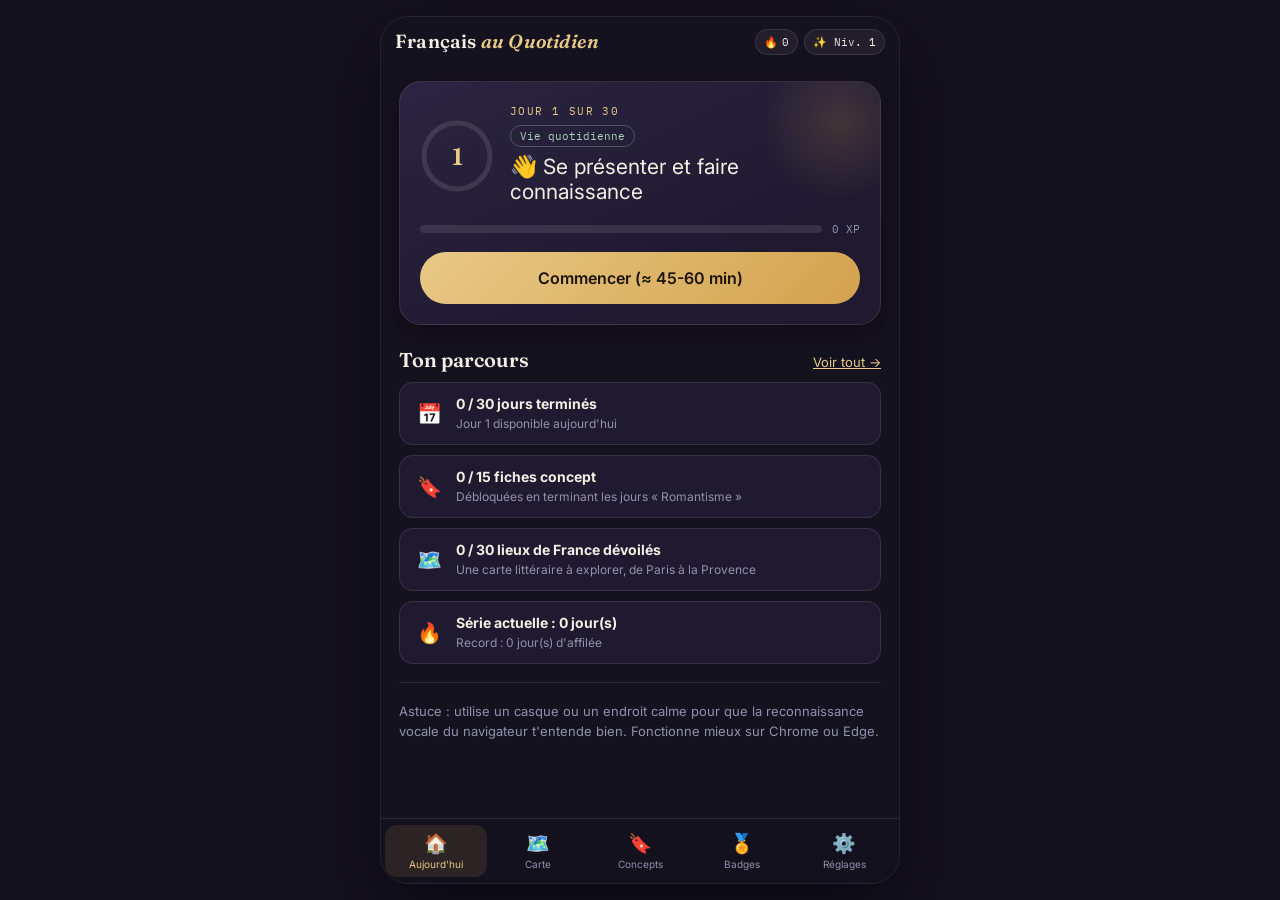
<file: index.html>
<!DOCTYPE html>
<html lang="fr">
<head>
<meta charset="UTF-8">
<meta name="viewport" content="width=device-width, initial-scale=1, viewport-fit=cover, maximum-scale=1">
<title>Français au Quotidien — 30 jours de conversation</title>
<meta name="description" content="Programme de 30 jours pour pratiquer la prononciation et la conversation en français, entre vie quotidienne et romantisme littéraire.">

<meta name="theme-color" content="#15121f">
<meta name="mobile-web-app-capable" content="yes">
<meta name="apple-mobile-web-app-capable" content="yes">
<meta name="apple-mobile-web-app-status-bar-style" content="black-translucent">
<meta name="apple-mobile-web-app-title" content="Français 30j">

<link rel="manifest" href="manifest.json">
<link rel="icon" href="icon.svg" type="image/svg+xml">
<link rel="apple-touch-icon" href="icon.svg">

<link rel="preconnect" href="https://fonts.googleapis.com">
<link rel="preconnect" href="https://fonts.gstatic.com" crossorigin>
<link href="https://fonts.googleapis.com/css2?family=Fraunces:ital,wght@0,500;0,600;1,500&family=Inter:wght@400;500;600;700&family=IBM+Plex+Mono:wght@400;500&display=swap" rel="stylesheet">

<link rel="stylesheet" href="vendor/leaflet/leaflet.css">
<link rel="stylesheet" href="style.css">
</head>
<body>

<div id="app">
  <header class="topbar">
    <div class="brand">
      <span class="brand-mark">Français <em>au Quotidien</em></span>
    </div>
    <div id="topbar-stats" class="topbar-stats"></div>
  </header>

  <main id="view-root"></main>

  <nav class="bottomnav" id="bottomnav">
    <button class="navbtn" data-view="home"><span class="navico">🏠</span>Aujourd'hui</button>
    <button class="navbtn" data-view="calendar"><span class="navico">🗺️</span>Carte</button>
    <button class="navbtn" data-view="concepts"><span class="navico">🔖</span>Concepts</button>
    <button class="navbtn" data-view="badges"><span class="navico">🏅</span>Badges</button>
    <button class="navbtn" data-view="settings"><span class="navico">⚙️</span>Réglages</button>
  </nav>
</div>

<div id="toast-layer"></div>

<script src="data.js"></script>
<script src="locations.js"></script>
<script src="vendor/leaflet/leaflet.js"></script>
<script src="map.js"></script>
<script src="app.js"></script>
</body>
</html>
</file>
<file: vendor/leaflet/leaflet.css>
/* required styles */

.leaflet-pane,
.leaflet-tile,
.leaflet-marker-icon,
.leaflet-marker-shadow,
.leaflet-tile-container,
.leaflet-pane > svg,
.leaflet-pane > canvas,
.leaflet-zoom-box,
.leaflet-image-layer,
.leaflet-layer {
	position: absolute;
	left: 0;
	top: 0;
	}
.leaflet-container {
	overflow: hidden;
	}
.leaflet-tile,
.leaflet-marker-icon,
.leaflet-marker-shadow {
	-webkit-user-select: none;
	   -moz-user-select: none;
	        user-select: none;
	  -webkit-user-drag: none;
	}
/* Prevents IE11 from highlighting tiles in blue */
.leaflet-tile::selection {
	background: transparent;
}
/* Safari renders non-retina tile on retina better with this, but Chrome is worse */
.leaflet-safari .leaflet-tile {
	image-rendering: -webkit-optimize-contrast;
	}
/* hack that prevents hw layers "stretching" when loading new tiles */
.leaflet-safari .leaflet-tile-container {
	width: 1600px;
	height: 1600px;
	-webkit-transform-origin: 0 0;
	}
.leaflet-marker-icon,
.leaflet-marker-shadow {
	display: block;
	}
/* .leaflet-container svg: reset svg max-width decleration shipped in Joomla! (joomla.org) 3.x */
/* .leaflet-container img: map is broken in FF if you have max-width: 100% on tiles */
.leaflet-container .leaflet-overlay-pane svg {
	max-width: none !important;
	max-height: none !important;
	}
.leaflet-container .leaflet-marker-pane img,
.leaflet-container .leaflet-shadow-pane img,
.leaflet-container .leaflet-tile-pane img,
.leaflet-container img.leaflet-image-layer,
.leaflet-container .leaflet-tile {
	max-width: none !important;
	max-height: none !important;
	width: auto;
	padding: 0;
	}

.leaflet-container img.leaflet-tile {
	/* See: https://bugs.chromium.org/p/chromium/issues/detail?id=600120 */
	mix-blend-mode: plus-lighter;
}

.leaflet-container.leaflet-touch-zoom {
	-ms-touch-action: pan-x pan-y;
	touch-action: pan-x pan-y;
	}
.leaflet-container.leaflet-touch-drag {
	-ms-touch-action: pinch-zoom;
	/* Fallback for FF which doesn't support pinch-zoom */
	touch-action: none;
	touch-action: pinch-zoom;
}
.leaflet-container.leaflet-touch-drag.leaflet-touch-zoom {
	-ms-touch-action: none;
	touch-action: none;
}
.leaflet-container {
	-webkit-tap-highlight-color: transparent;
}
.leaflet-container a {
	-webkit-tap-highlight-color: rgba(51, 181, 229, 0.4);
}
.leaflet-tile {
	filter: inherit;
	visibility: hidden;
	}
.leaflet-tile-loaded {
	visibility: inherit;
	}
.leaflet-zoom-box {
	width: 0;
	height: 0;
	-moz-box-sizing: border-box;
	     box-sizing: border-box;
	z-index: 800;
	}
/* workaround for https://bugzilla.mozilla.org/show_bug.cgi?id=888319 */
.leaflet-overlay-pane svg {
	-moz-user-select: none;
	}

.leaflet-pane         { z-index: 400; }

.leaflet-tile-pane    { z-index: 200; }
.leaflet-overlay-pane { z-index: 400; }
.leaflet-shadow-pane  { z-index: 500; }
.leaflet-marker-pane  { z-index: 600; }
.leaflet-tooltip-pane   { z-index: 650; }
.leaflet-popup-pane   { z-index: 700; }

.leaflet-map-pane canvas { z-index: 100; }
.leaflet-map-pane svg    { z-index: 200; }

.leaflet-vml-shape {
	width: 1px;
	height: 1px;
	}
.lvml {
	behavior: url(#default#VML);
	display: inline-block;
	position: absolute;
	}


/* control positioning */

.leaflet-control {
	position: relative;
	z-index: 800;
	pointer-events: visiblePainted; /* IE 9-10 doesn't have auto */
	pointer-events: auto;
	}
.leaflet-top,
.leaflet-bottom {
	position: absolute;
	z-index: 1000;
	pointer-events: none;
	}
.leaflet-top {
	top: 0;
	}
.leaflet-right {
	right: 0;
	}
.leaflet-bottom {
	bottom: 0;
	}
.leaflet-left {
	left: 0;
	}
.leaflet-control {
	float: left;
	clear: both;
	}
.leaflet-right .leaflet-control {
	float: right;
	}
.leaflet-top .leaflet-control {
	margin-top: 10px;
	}
.leaflet-bottom .leaflet-control {
	margin-bottom: 10px;
	}
.leaflet-left .leaflet-control {
	margin-left: 10px;
	}
.leaflet-right .leaflet-control {
	margin-right: 10px;
	}


/* zoom and fade animations */

.leaflet-fade-anim .leaflet-popup {
	opacity: 0;
	-webkit-transition: opacity 0.2s linear;
	   -moz-transition: opacity 0.2s linear;
	        transition: opacity 0.2s linear;
	}
.leaflet-fade-anim .leaflet-map-pane .leaflet-popup {
	opacity: 1;
	}
.leaflet-zoom-animated {
	-webkit-transform-origin: 0 0;
	    -ms-transform-origin: 0 0;
	        transform-origin: 0 0;
	}
svg.leaflet-zoom-animated {
	will-change: transform;
}

.leaflet-zoom-anim .leaflet-zoom-animated {
	-webkit-transition: -webkit-transform 0.25s cubic-bezier(0,0,0.25,1);
	   -moz-transition:    -moz-transform 0.25s cubic-bezier(0,0,0.25,1);
	        transition:         transform 0.25s cubic-bezier(0,0,0.25,1);
	}
.leaflet-zoom-anim .leaflet-tile,
.leaflet-pan-anim .leaflet-tile {
	-webkit-transition: none;
	   -moz-transition: none;
	        transition: none;
	}

.leaflet-zoom-anim .leaflet-zoom-hide {
	visibility: hidden;
	}


/* cursors */

.leaflet-interactive {
	cursor: pointer;
	}
.leaflet-grab {
	cursor: -webkit-grab;
	cursor:    -moz-grab;
	cursor:         grab;
	}
.leaflet-crosshair,
.leaflet-crosshair .leaflet-interactive {
	cursor: crosshair;
	}
.leaflet-popup-pane,
.leaflet-control {
	cursor: auto;
	}
.leaflet-dragging .leaflet-grab,
.leaflet-dragging .leaflet-grab .leaflet-interactive,
.leaflet-dragging .leaflet-marker-draggable {
	cursor: move;
	cursor: -webkit-grabbing;
	cursor:    -moz-grabbing;
	cursor:         grabbing;
	}

/* marker & overlays interactivity */
.leaflet-marker-icon,
.leaflet-marker-shadow,
.leaflet-image-layer,
.leaflet-pane > svg path,
.leaflet-tile-container {
	pointer-events: none;
	}

.leaflet-marker-icon.leaflet-interactive,
.leaflet-image-layer.leaflet-interactive,
.leaflet-pane > svg path.leaflet-interactive,
svg.leaflet-image-layer.leaflet-interactive path {
	pointer-events: visiblePainted; /* IE 9-10 doesn't have auto */
	pointer-events: auto;
	}

/* visual tweaks */

.leaflet-container {
	background: #ddd;
	outline-offset: 1px;
	}
.leaflet-container a {
	color: #0078A8;
	}
.leaflet-zoom-box {
	border: 2px dotted #38f;
	background: rgba(255,255,255,0.5);
	}


/* general typography */
.leaflet-container {
	font-family: "Helvetica Neue", Arial, Helvetica, sans-serif;
	font-size: 12px;
	font-size: 0.75rem;
	line-height: 1.5;
	}


/* general toolbar styles */

.leaflet-bar {
	box-shadow: 0 1px 5px rgba(0,0,0,0.65);
	border-radius: 4px;
	}
.leaflet-bar a {
	background-color: #fff;
	border-bottom: 1px solid #ccc;
	width: 26px;
	height: 26px;
	line-height: 26px;
	display: block;
	text-align: center;
	text-decoration: none;
	color: black;
	}
.leaflet-bar a,
.leaflet-control-layers-toggle {
	background-position: 50% 50%;
	background-repeat: no-repeat;
	display: block;
	}
.leaflet-bar a:hover,
.leaflet-bar a:focus {
	background-color: #f4f4f4;
	}
.leaflet-bar a:first-child {
	border-top-left-radius: 4px;
	border-top-right-radius: 4px;
	}
.leaflet-bar a:last-child {
	border-bottom-left-radius: 4px;
	border-bottom-right-radius: 4px;
	border-bottom: none;
	}
.leaflet-bar a.leaflet-disabled {
	cursor: default;
	background-color: #f4f4f4;
	color: #bbb;
	}

.leaflet-touch .leaflet-bar a {
	width: 30px;
	height: 30px;
	line-height: 30px;
	}
.leaflet-touch .leaflet-bar a:first-child {
	border-top-left-radius: 2px;
	border-top-right-radius: 2px;
	}
.leaflet-touch .leaflet-bar a:last-child {
	border-bottom-left-radius: 2px;
	border-bottom-right-radius: 2px;
	}

/* zoom control */

.leaflet-control-zoom-in,
.leaflet-control-zoom-out {
	font: bold 18px 'Lucida Console', Monaco, monospace;
	text-indent: 1px;
	}

.leaflet-touch .leaflet-control-zoom-in, .leaflet-touch .leaflet-control-zoom-out  {
	font-size: 22px;
	}


/* layers control */

.leaflet-control-layers {
	box-shadow: 0 1px 5px rgba(0,0,0,0.4);
	background: #fff;
	border-radius: 5px;
	}
.leaflet-control-layers-toggle {
	background-image: url(images/layers.png);
	width: 36px;
	height: 36px;
	}
.leaflet-retina .leaflet-control-layers-toggle {
	background-image: url(images/layers-2x.png);
	background-size: 26px 26px;
	}
.leaflet-touch .leaflet-control-layers-toggle {
	width: 44px;
	height: 44px;
	}
.leaflet-control-layers .leaflet-control-layers-list,
.leaflet-control-layers-expanded .leaflet-control-layers-toggle {
	display: none;
	}
.leaflet-control-layers-expanded .leaflet-control-layers-list {
	display: block;
	position: relative;
	}
.leaflet-control-layers-expanded {
	padding: 6px 10px 6px 6px;
	color: #333;
	background: #fff;
	}
.leaflet-control-layers-scrollbar {
	overflow-y: scroll;
	overflow-x: hidden;
	padding-right: 5px;
	}
.leaflet-control-layers-selector {
	margin-top: 2px;
	position: relative;
	top: 1px;
	}
.leaflet-control-layers label {
	display: block;
	font-size: 13px;
	font-size: 1.08333em;
	}
.leaflet-control-layers-separator {
	height: 0;
	border-top: 1px solid #ddd;
	margin: 5px -10px 5px -6px;
	}

/* Default icon URLs */
.leaflet-default-icon-path { /* used only in path-guessing heuristic, see L.Icon.Default */
	background-image: url(images/marker-icon.png);
	}


/* attribution and scale controls */

.leaflet-container .leaflet-control-attribution {
	background: #fff;
	background: rgba(255, 255, 255, 0.8);
	margin: 0;
	}
.leaflet-control-attribution,
.leaflet-control-scale-line {
	padding: 0 5px;
	color: #333;
	line-height: 1.4;
	}
.leaflet-control-attribution a {
	text-decoration: none;
	}
.leaflet-control-attribution a:hover,
.leaflet-control-attribution a:focus {
	text-decoration: underline;
	}
.leaflet-attribution-flag {
	display: inline !important;
	vertical-align: baseline !important;
	width: 1em;
	height: 0.6669em;
	}
.leaflet-left .leaflet-control-scale {
	margin-left: 5px;
	}
.leaflet-bottom .leaflet-control-scale {
	margin-bottom: 5px;
	}
.leaflet-control-scale-line {
	border: 2px solid #777;
	border-top: none;
	line-height: 1.1;
	padding: 2px 5px 1px;
	white-space: nowrap;
	-moz-box-sizing: border-box;
	     box-sizing: border-box;
	background: rgba(255, 255, 255, 0.8);
	text-shadow: 1px 1px #fff;
	}
.leaflet-control-scale-line:not(:first-child) {
	border-top: 2px solid #777;
	border-bottom: none;
	margin-top: -2px;
	}
.leaflet-control-scale-line:not(:first-child):not(:last-child) {
	border-bottom: 2px solid #777;
	}

.leaflet-touch .leaflet-control-attribution,
.leaflet-touch .leaflet-control-layers,
.leaflet-touch .leaflet-bar {
	box-shadow: none;
	}
.leaflet-touch .leaflet-control-layers,
.leaflet-touch .leaflet-bar {
	border: 2px solid rgba(0,0,0,0.2);
	background-clip: padding-box;
	}


/* popup */

.leaflet-popup {
	position: absolute;
	text-align: center;
	margin-bottom: 20px;
	}
.leaflet-popup-content-wrapper {
	padding: 1px;
	text-align: left;
	border-radius: 12px;
	}
.leaflet-popup-content {
	margin: 13px 24px 13px 20px;
	line-height: 1.3;
	font-size: 13px;
	font-size: 1.08333em;
	min-height: 1px;
	}
.leaflet-popup-content p {
	margin: 17px 0;
	margin: 1.3em 0;
	}
.leaflet-popup-tip-container {
	width: 40px;
	height: 20px;
	position: absolute;
	left: 50%;
	margin-top: -1px;
	margin-left: -20px;
	overflow: hidden;
	pointer-events: none;
	}
.leaflet-popup-tip {
	width: 17px;
	height: 17px;
	padding: 1px;

	margin: -10px auto 0;
	pointer-events: auto;

	-webkit-transform: rotate(45deg);
	   -moz-transform: rotate(45deg);
	    -ms-transform: rotate(45deg);
	        transform: rotate(45deg);
	}
.leaflet-popup-content-wrapper,
.leaflet-popup-tip {
	background: white;
	color: #333;
	box-shadow: 0 3px 14px rgba(0,0,0,0.4);
	}
.leaflet-container a.leaflet-popup-close-button {
	position: absolute;
	top: 0;
	right: 0;
	border: none;
	text-align: center;
	width: 24px;
	height: 24px;
	font: 16px/24px Tahoma, Verdana, sans-serif;
	color: #757575;
	text-decoration: none;
	background: transparent;
	}
.leaflet-container a.leaflet-popup-close-button:hover,
.leaflet-container a.leaflet-popup-close-button:focus {
	color: #585858;
	}
.leaflet-popup-scrolled {
	overflow: auto;
	}

.leaflet-oldie .leaflet-popup-content-wrapper {
	-ms-zoom: 1;
	}
.leaflet-oldie .leaflet-popup-tip {
	width: 24px;
	margin: 0 auto;

	-ms-filter: "progid:DXImageTransform.Microsoft.Matrix(M11=0.70710678, M12=0.70710678, M21=-0.70710678, M22=0.70710678)";
	filter: progid:DXImageTransform.Microsoft.Matrix(M11=0.70710678, M12=0.70710678, M21=-0.70710678, M22=0.70710678);
	}

.leaflet-oldie .leaflet-control-zoom,
.leaflet-oldie .leaflet-control-layers,
.leaflet-oldie .leaflet-popup-content-wrapper,
.leaflet-oldie .leaflet-popup-tip {
	border: 1px solid #999;
	}


/* div icon */

.leaflet-div-icon {
	background: #fff;
	border: 1px solid #666;
	}


/* Tooltip */
/* Base styles for the element that has a tooltip */
.leaflet-tooltip {
	position: absolute;
	padding: 6px;
	background-color: #fff;
	border: 1px solid #fff;
	border-radius: 3px;
	color: #222;
	white-space: nowrap;
	-webkit-user-select: none;
	-moz-user-select: none;
	-ms-user-select: none;
	user-select: none;
	pointer-events: none;
	box-shadow: 0 1px 3px rgba(0,0,0,0.4);
	}
.leaflet-tooltip.leaflet-interactive {
	cursor: pointer;
	pointer-events: auto;
	}
.leaflet-tooltip-top:before,
.leaflet-tooltip-bottom:before,
.leaflet-tooltip-left:before,
.leaflet-tooltip-right:before {
	position: absolute;
	pointer-events: none;
	border: 6px solid transparent;
	background: transparent;
	content: "";
	}

/* Directions */

.leaflet-tooltip-bottom {
	margin-top: 6px;
}
.leaflet-tooltip-top {
	margin-top: -6px;
}
.leaflet-tooltip-bottom:before,
.leaflet-tooltip-top:before {
	left: 50%;
	margin-left: -6px;
	}
.leaflet-tooltip-top:before {
	bottom: 0;
	margin-bottom: -12px;
	border-top-color: #fff;
	}
.leaflet-tooltip-bottom:before {
	top: 0;
	margin-top: -12px;
	margin-left: -6px;
	border-bottom-color: #fff;
	}
.leaflet-tooltip-left {
	margin-left: -6px;
}
.leaflet-tooltip-right {
	margin-left: 6px;
}
.leaflet-tooltip-left:before,
.leaflet-tooltip-right:before {
	top: 50%;
	margin-top: -6px;
	}
.leaflet-tooltip-left:before {
	right: 0;
	margin-right: -12px;
	border-left-color: #fff;
	}
.leaflet-tooltip-right:before {
	left: 0;
	margin-left: -12px;
	border-right-color: #fff;
	}

/* Printing */

@media print {
	/* Prevent printers from removing background-images of controls. */
	.leaflet-control {
		-webkit-print-color-adjust: exact;
		print-color-adjust: exact;
		}
	}
</file>
<file: style.css>
/* ============================================================
   Français au Quotidien — Design system
   Palette "nuit romantique" : encre nocturne + or de chandelle
   ============================================================ */

:root {
  /* Couleurs */
  --ink:        #15121f;
  --ink-2:      #1f1a30;
  --ink-3:      #2a2440;
  --parchment:  #f4efe4;
  --parchment-dim: #c9c3b8;
  --gold:       #d3a24d;
  --gold-soft:  #e8c987;
  --gold-dim:   #8a7038;
  --ember:      #c1543c;
  --ember-soft: #dd7a63;
  --mist:       #9291ad;
  --success:    #6fae7c;
  --line:       rgba(244, 239, 228, 0.10);

  /* Typographie */
  --font-display: "Fraunces", Georgia, "Times New Roman", serif;
  --font-body: "Inter", -apple-system, BlinkMacSystemFont, "Segoe UI", sans-serif;
  --font-mono: "IBM Plex Mono", ui-monospace, "SF Mono", Menlo, monospace;

  /* Rayon / ombres */
  --radius-lg: 22px;
  --radius-md: 14px;
  --radius-sm: 8px;
  --shadow-card: 0 8px 24px rgba(0,0,0,0.35);

  color-scheme: dark;
}

* { box-sizing: border-box; }

/* Force le navigateur à ne pas scroller globalement (App Shell) */
html, body {
  margin: 0;
  padding: 0;
  height: 100%;
  overflow: hidden; 
  background: var(--ink);
}

body {
  font-family: var(--font-body);
  color: var(--parchment);
  -webkit-font-smoothing: antialiased;
}

/* Ciel nocturne : dégradé + étoiles discrètes en fond */
body::before {
  content: "";
  position: fixed;
  inset: 0;
  background:
    radial-gradient(1px 1px at 10% 20%, rgba(244,239,228,0.35), transparent),
    radial-gradient(1px 1px at 80% 10%, rgba(244,239,228,0.25), transparent),
    radial-gradient(1.5px 1.5px at 60% 35%, rgba(244,239,228,0.3), transparent),
    radial-gradient(1px 1px at 30% 60%, rgba(244,239,228,0.2), transparent),
    radial-gradient(1.5px 1.5px at 90% 70%, rgba(244,239,228,0.3), transparent),
    radial-gradient(1px 1px at 45% 85%, rgba(244,239,228,0.2), transparent),
    linear-gradient(180deg, #0f0d18 0%, #15121f 45%, #1a1628 100%);
  z-index: -1;
  pointer-events: none;
}

a { color: var(--gold-soft); }

button { font-family: inherit; }

.hidden { display: none !important; }

::selection { background: var(--gold-dim); color: var(--parchment); }

/* ---------------- App shell ---------------- */
#app {
  max-width: 520px;
  margin: 0 auto;
  /* Hauteur fixe 100% de l'écran pour empêcher la barre du bas de disparaître */
  height: 100vh;
  height: 100dvh; 
  display: flex;
  flex-direction: column;
  position: relative;
  overflow: hidden;
}

@media (min-width: 560px) {
  #app {
    margin: 16px auto;
    height: calc(100vh - 32px);
    height: calc(100dvh - 32px);
    border-radius: 28px;
    box-shadow: 0 30px 80px rgba(0,0,0,0.55);
    border: 1px solid rgba(244,239,228,0.08);
  }
}

/* ---------------- Top bar ---------------- */
.topbar {
  display: flex;
  align-items: center;
  justify-content: space-between;
  padding: 12px 14px 10px; /* Padding légèrement réduit pour petits écrans */
  gap: 8px;
  flex-shrink: 0;
}

.brand {
  display: flex;
  align-items: baseline;
  gap: 6px;
  flex: 1; /* Laisse le titre prendre l'espace disponible */
  min-width: 0; /* Permet au titre de se compresser si nécessaire */
}

.brand-mark {
  font-family: var(--font-display);
  font-weight: 600;
  font-size: clamp(14px, 4.5vw, 19px); /* Texte responsive, plus petit sur téléphone étroit */
  letter-spacing: 0.2px;
  color: var(--parchment);
  white-space: normal; /* Permet de passer sur 2 lignes si l'écran est minuscule */
  line-height: 1.15;
}
.brand-mark em {
  font-style: italic;
  color: var(--gold-soft);
}

.stat-pill {
  display: flex;
  align-items: center;
  gap: 4px; /* Écart réduit */
  font-family: var(--font-mono);
  font-size: 11px; /* Police légèrement réduite */
  color: var(--parchment);
  background: rgba(244,239,228,0.06);
  border: 1px solid var(--line);
  padding: 5px 8px; /* Padding réduit */
  border-radius: 999px;
  white-space: nowrap; /* GARANTIT que le texte "Niv. X" reste sur une seule ligne */
  flex-shrink: 0;      /* Empêche la bulle de s'écraser */
}
.stat-pill .flame { filter: saturate(1.3); }

.topbar-stats { display: flex; gap: 6px; flex-shrink: 0; }

/* ---------------- Main view (Zone de défilement) ---------------- */
#view-root {
  flex: 1;
  overflow-y: auto; /* Seule cette zone défile */
  padding: 6px 18px 24px; /* Padding du bas réduit car la barre de nav ne se superpose plus */
  -webkit-overflow-scrolling: touch;
}

.screen {
  animation: fadeUp 0.35s ease both;
}
@keyframes fadeUp {
  from { opacity: 0; transform: translateY(6px); }
  to { opacity: 1; transform: translateY(0); }
}
@media (prefers-reduced-motion: reduce) {
  .screen { animation: none; }
  * { scroll-behavior: auto !important; }
}

h1, h2, h3 { font-family: var(--font-display); margin: 0 0 8px; color: var(--parchment); }
h1 { font-size: 26px; font-weight: 600; }
h2 { font-size: 20px; font-weight: 600; }
h3 { font-size: 16px; font-weight: 600; }
p { line-height: 1.55; color: var(--parchment); margin: 0 0 12px; }
.muted { color: var(--mist); }
.small { font-size: 13px; }

/* ---------------- Hero (Home) ---------------- */
.hero-card {
  position: relative;
  border-radius: var(--radius-lg);
  padding: 22px 20px 20px;
  background: linear-gradient(155deg, var(--ink-3) 0%, var(--ink-2) 70%);
  border: 1px solid var(--line);
  box-shadow: var(--shadow-card);
  overflow: hidden;
  margin: 10px 0 18px;
}
.hero-card::after {
  content: "";
  position: absolute;
  right: -40px; top: -40px;
  width: 160px; height: 160px;
  border-radius: 50%;
  background: radial-gradient(circle, rgba(211,162,77,0.18), transparent 70%);
}
.hero-eyebrow {
  font-family: var(--font-mono);
  font-size: 11px;
  letter-spacing: 1.4px;
  text-transform: uppercase;
  color: var(--gold-soft);
  display: block;
  margin-bottom: 6px;
}
.hero-top {
  display: flex;
  align-items: center;
  gap: 16px;
}

.seal {
  flex-shrink: 0;
  width: 74px; height: 74px;
  border-radius: 50%;
  display: flex; align-items: center; justify-content: center;
  position: relative;
}
.seal svg { position: absolute; inset: 0; }
.seal-num {
  font-family: var(--font-display);
  font-size: 24px;
  font-weight: 600;
  color: var(--gold-soft);
  z-index: 1;
}

.hero-title { font-size: 21px; margin-bottom: 4px; }
.hero-icon { font-size: 22px; margin-right: 6px; }

.category-tag {
  display: inline-flex;
  align-items: center;
  gap: 5px;
  font-family: var(--font-mono);
  font-size: 11px;
  padding: 3px 9px;
  border-radius: 999px;
  border: 1px solid var(--line);
  color: var(--parchment-dim);
  margin-bottom: 6px;
}
.category-tag.vie { color: #a8d4b8; border-color: rgba(168,212,184,0.3); }
.category-tag.litt { color: var(--gold-soft); border-color: rgba(232,201,135,0.3); }
.category-tag.final { color: var(--ember-soft); border-color: rgba(221,122,99,0.4); }

.btn {
  display: inline-flex;
  align-items: center;
  justify-content: center;
  gap: 8px;
  font-family: var(--font-body);
  font-weight: 600;
  font-size: 15px;
  padding: 13px 20px;
  border-radius: 999px;
  border: none;
  cursor: pointer;
  transition: transform 0.15s ease, filter 0.15s ease;
  -webkit-tap-highlight-color: transparent;
}
.btn:active { transform: scale(0.97); }
.btn:focus-visible { outline: 2px solid var(--gold-soft); outline-offset: 2px; }

.btn-primary { background: linear-gradient(135deg, var(--gold-soft), var(--gold)); color: #1a1408; }
.btn-primary:hover { filter: brightness(1.06); }
.btn-secondary { background: rgba(244,239,228,0.08); color: var(--parchment); border: 1px solid var(--line); }
.btn-ember { background: linear-gradient(135deg, var(--ember-soft), var(--ember)); color: #2b0f0a; }
.btn-block { width: 100%; }
.btn-lg { padding: 16px 22px; font-size: 16px; }
.btn:disabled { opacity: 0.4; cursor: not-allowed; }

.btn-icon {
  width: 44px; height: 44px; border-radius: 50%;
  display: inline-flex; align-items: center; justify-content: center;
  border: 1px solid var(--line); background: rgba(244,239,228,0.06); color: var(--parchment);
  font-size: 18px; cursor: pointer;
}

/* progress bar */
.xp-row { display: flex; align-items: center; gap: 10px; margin-top: 14px; }
.xp-bar-track {
  flex: 1; height: 8px; border-radius: 999px;
  background: rgba(244,239,228,0.1); overflow: hidden;
}
.xp-bar-fill {
  height: 100%; border-radius: 999px;
  background: linear-gradient(90deg, var(--gold-dim), var(--gold-soft));
  transition: width 0.5s ease;
}
.xp-label { font-family: var(--font-mono); font-size: 11px; color: var(--mist); white-space: nowrap; }

/* ---------------- Section list on home ---------------- */
.section-title-row {
  display: flex; align-items: baseline; justify-content: space-between;
  margin: 22px 0 10px;
}
.section-title-row h2 { margin: 0; }

.mini-card {
  display: flex; align-items: center; gap: 12px;
  background: var(--ink-2); border: 1px solid var(--line);
  border-radius: var(--radius-md); padding: 12px 14px; margin-bottom: 10px;
}
.mini-card .ico { font-size: 20px; width: 30px; text-align:center; }
.mini-card .txt { flex: 1; }
.mini-card .txt strong { display:block; font-size: 14px; }
.mini-card .txt span { font-size: 12px; color: var(--mist); }

/* ---------------- Calendar grid ---------------- */
.day-grid {
  display: grid;
  grid-template-columns: repeat(5, 1fr);
  gap: 8px;
  margin: 14px 0 8px;
}
.day-cell {
  aspect-ratio: 1;
  border-radius: 12px;
  background: var(--ink-2);
  border: 1px solid var(--line);
  display: flex; flex-direction: column; align-items: center; justify-content: center;
  font-family: var(--font-mono); font-size: 12px; color: var(--parchment-dim);
  cursor: pointer; position: relative;
}
.day-cell .n { font-size: 13px; font-weight: 600; }
.day-cell.done { background: linear-gradient(155deg, #2e3f2f, #24352a); border-color: rgba(111,174,122,0.4); color: var(--success); }
.day-cell.today { border-color: var(--gold-soft); box-shadow: 0 0 0 2px rgba(211,162,77,0.25); color: var(--gold-soft); }
.day-cell.locked { opacity: 0.35; cursor: not-allowed; }
.day-cell .dot { position:absolute; top:5px; right:6px; width:6px; height:6px; border-radius:50%; }
.day-cell .dot.vie { background:#a8d4b8; }
.day-cell .dot.litt { background: var(--gold-soft); }
.day-cell .dot.final { background: var(--ember-soft); }
.legend { display:flex; gap:16px; margin: 8px 0 20px; font-size: 12px; color: var(--mist); flex-wrap: wrap; }
.legend span { display:inline-flex; align-items:center; gap:6px; }
.legend .sw { width:8px; height:8px; border-radius:50%; display:inline-block; }

/* ---------------- Lesson stepper ---------------- */
.stepper {
  display: flex; gap: 6px; margin: 4px 0 18px;
}
.stepper .seg {
  flex: 1; height: 5px; border-radius: 999px; background: rgba(244,239,228,0.1);
  overflow: hidden;
}
.stepper .seg.filled { background: linear-gradient(90deg, var(--gold-dim), var(--gold-soft)); }
.stepper .seg.current { background: var(--mist); }

.card {
  background: var(--ink-2);
  border: 1px solid var(--line);
  border-radius: var(--radius-md);
  padding: 16px;
  margin-bottom: 14px;
}
.card.tint-gold { border-color: rgba(232,201,135,0.35); }
.card.tint-ember { border-color: rgba(221,122,99,0.4); }

.step-label {
  font-family: var(--font-mono); font-size: 11px; text-transform: uppercase; letter-spacing: 1.2px;
  color: var(--gold-soft); margin-bottom: 6px; display:block;
}

.tt-fr { font-family: var(--font-display); font-size: 19px; line-height:1.4; margin-bottom: 10px; }
.tt-tip { font-size: 13px; color: var(--mist); }

.play-row { display:flex; align-items:center; gap: 10px; margin-top: 10px; }

/* vocab list */
.vocab-item {
  border-top: 1px solid var(--line);
  padding: 12px 0;
}
.vocab-item:first-child { border-top: none; padding-top: 0; }
.vocab-head { display:flex; align-items:center; justify-content:space-between; gap: 10px; }
.vocab-fr { font-family: var(--font-display); font-size: 17px; }
.vocab-ipa { font-family: var(--font-mono); font-size: 13px; color: var(--gold-soft); }
.vocab-note { font-size: 13px; color: var(--mist); margin-top: 6px; }
.vocab-actions { display:flex; gap: 8px; margin-top: 8px; }

/* mic / listen buttons */
.iconbtn {
  display:inline-flex; align-items:center; gap:6px;
  font-size: 13px; font-weight: 600; padding: 8px 12px; border-radius: 999px;
  border: 1px solid var(--line); background: rgba(244,239,228,0.05); color: var(--parchment);
  cursor: pointer;
}
.iconbtn.listening { background: var(--ember); color: #2b0f0a; border-color: transparent; animation: pulse 1.2s infinite; }
@keyframes pulse { 0%,100% { box-shadow: 0 0 0 0 rgba(193,84,60,0.5);} 50% { box-shadow: 0 0 0 8px rgba(193,84,60,0);} }
@media (prefers-reduced-motion: reduce) { .iconbtn.listening { animation:none; } }

.feedback { margin-top: 10px; padding: 10px 12px; border-radius: var(--radius-sm); font-size: 13px; }
.feedback.good { background: rgba(111,174,122,0.15); color: var(--success); }
.feedback.mid { background: rgba(211,162,77,0.15); color: var(--gold-soft); }
.feedback.low { background: rgba(193,84,60,0.15); color: var(--ember-soft); }
.feedback .transcript { display:block; margin-top: 4px; color: var(--parchment); font-style: italic; }

/* comprehension quiz options */
.option {
  display: block; width: 100%; text-align: left;
  background: rgba(244,239,228,0.05); border: 1px solid var(--line); color: var(--parchment);
  padding: 12px 14px; border-radius: var(--radius-sm); margin-bottom: 8px; cursor: pointer; font-size: 14px;
}
.option.correct { border-color: var(--success); background: rgba(111,174,122,0.15); }
.option.wrong { border-color: var(--ember); background: rgba(193,84,60,0.15); }
.option:disabled { cursor: default; }

/* conversation question card */
.qa-item { margin-bottom: 16px; }
.qa-q { font-family: var(--font-display); font-size: 16px; margin-bottom: 8px; }
.qa-transcript {
  background: rgba(244,239,228,0.05); border: 1px dashed var(--line); border-radius: var(--radius-sm);
  padding: 10px 12px; font-size: 13px; font-style: italic; color: var(--parchment-dim); min-height: 20px;
  margin-top: 8px;
}

/* nav buttons at bottom of lesson */
.lesson-nav { display:flex; gap: 10px; margin-top: 6px; }

/* ---------------- Ex-libris concept cards ---------------- */
.exlibris {
  position: relative;
  border-radius: var(--radius-md);
  padding: 18px 16px 16px;
  margin-bottom: 14px;
  background: linear-gradient(160deg, #241f38, #1b1729);
  border: 1px solid rgba(211,162,77,0.35);
  overflow: hidden;
}
.exlibris-photo {
  display: block; width: calc(100% + 32px); margin: -18px -16px 12px; height: 130px; object-fit: cover;
}
.exlibris::before, .exlibris::after {
  content: ""; position:absolute; left:10px; right:10px; height:1px;
  background: linear-gradient(90deg, transparent, rgba(211,162,77,0.55), transparent);
}
.exlibris::before { top: 8px; }
.exlibris::after { bottom: 8px; }
.exlibris .tag { font-family: var(--font-mono); font-size: 10px; letter-spacing: 1.6px; text-transform: uppercase; color: var(--gold-dim); }
.exlibris h3 { font-size: 18px; margin: 6px 0 8px; color: var(--gold-soft); }
.exlibris p { font-size: 14px; margin: 0; color: var(--parchment-dim); }
.exlibris .frame-corner { position:absolute; width:14px; height:14px; border: 1px solid rgba(211,162,77,0.5); }
.exlibris .fc-tl { top:4px; left:4px; border-right:none; border-bottom:none; }
.exlibris .fc-tr { top:4px; right:4px; border-left:none; border-bottom:none; }
.exlibris .fc-bl { bottom:4px; left:4px; border-right:none; border-top:none; }
.exlibris .fc-br { bottom:4px; right:4px; border-left:none; border-top:none; }

.concept-locked {
  display:flex; align-items:center; gap: 12px;
  background: var(--ink-2); border: 1px dashed var(--line); border-radius: var(--radius-md);
  padding: 16px; margin-bottom: 10px; color: var(--mist);
}
.concept-locked .lock { font-size: 20px; }

.loc-jump-link {
  display: block; width: 100%; text-align: left; margin-top: 10px; padding: 9px 12px;
  background: rgba(211,162,77,0.1); border: 1px solid rgba(211,162,77,0.3); border-radius: 10px;
  color: var(--gold-soft); font-size: 12.5px; font-weight: 600; cursor: pointer; font-family: inherit;
}

/* ---------------- Badges ---------------- */
.badge-grid { display: grid; grid-template-columns: repeat(2, 1fr); gap: 10px; margin-top: 12px; }
.badge-card {
  background: var(--ink-2); border: 1px solid var(--line); border-radius: var(--radius-md);
  padding: 14px; text-align: center;
}
.badge-card.unlocked { border-color: rgba(211,162,77,0.4); }
.badge-card .bico { font-size: 28px; display:block; margin-bottom: 6px; filter: grayscale(1); opacity: 0.4; }
.badge-card.unlocked .bico { filter: none; opacity: 1; }
.badge-card .btitle { font-family: var(--font-display); font-size: 14px; margin-bottom: 3px; }
.badge-card .bdesc { font-size: 11px; color: var(--mist); }

/* ---------------- Bottom nav ---------------- */
.bottomnav {
  display: flex;
  border-top: 1px solid var(--line);
  background: rgba(21,18,31,0.92);
  backdrop-filter: blur(10px);
  padding: 6px 4px calc(6px + env(safe-area-inset-bottom));
  flex-shrink: 0; /* Empêche la barre de navigation de disparaître ou d'être écrasée */
  z-index: 5;
}
.navbtn {
  flex: 1; display: flex; flex-direction: column; align-items: center; gap: 3px;
  background: none; border: none; color: var(--mist); font-size: 10px; padding: 7px 2px;
  cursor: pointer; border-radius: 10px;
}
.navbtn .navico { font-size: 19px; }
.navbtn.active { color: var(--gold-soft); }

/* ---------------- Settings ---------------- */
.field-row { display:flex; align-items:center; justify-content:space-between; padding: 12px 0; border-bottom: 1px solid var(--line); }
.field-row:last-child { border-bottom: none; }
input[type=range] { width: 140px; accent-color: var(--gold); }
select {
  background: var(--ink-3); color: var(--parchment); border: 1px solid var(--line);
  border-radius: 8px; padding: 8px 10px; font-family: var(--font-body); font-size: 13px;
}

/* ---------------- Toast / celebration ---------------- */
#toast-layer { position: fixed; inset: 0; pointer-events: none; z-index: 50; display:flex; align-items:center; justify-content:center; }
.celebrate {
  background: linear-gradient(160deg, var(--ink-3), var(--ink-2));
  border: 1px solid rgba(211,162,77,0.5);
  border-radius: var(--radius-lg);
  padding: 28px 24px;
  max-width: 340px;
  text-align: center;
  box-shadow: 0 20px 60px rgba(0,0,0,0.6);
  pointer-events: all;
  animation: pop 0.4s cubic-bezier(.2,1.4,.4,1) both;
}
@keyframes pop { from { transform: scale(0.85); opacity:0; } to { transform: scale(1); opacity:1; } }
.celebrate .big-emoji { font-size: 44px; display:block; margin-bottom: 10px; }
.celebrate h3 { margin-bottom: 6px; }

.empty-state { text-align:center; padding: 40px 16px; color: var(--mist); }
.empty-state .e-ico { font-size: 34px; display:block; margin-bottom: 10px; }

hr.rule { border: none; border-top: 1px solid var(--line); margin: 18px 0; }

.compat-note {
  font-size: 12px; color: var(--mist); background: rgba(244,239,228,0.04);
  border: 1px solid var(--line); border-radius: var(--radius-sm); padding: 10px 12px; margin-bottom: 14px;
}

/* ---------------- Segmented toggle (Carte / Grille) ---------------- */
.seg-toggle {
  display: flex; gap: 6px; background: rgba(244,239,228,0.05);
  border: 1px solid var(--line); border-radius: 999px; padding: 4px; margin: 12px 0 14px;
}
.seg-btn {
  flex: 1; border: none; background: none; color: var(--mist);
  font-family: inherit; font-size: 13px; font-weight: 600; padding: 9px 10px;
  border-radius: 999px; cursor: pointer; -webkit-tap-highlight-color: transparent;
}
.seg-btn.active { background: linear-gradient(135deg, var(--gold-soft), var(--gold)); color: #1a1408; }

/* ---------------- Carte littéraire de Paris ---------------- */
.map-shell {
  position: relative; width: 100%; height: 56vh; min-height: 360px;
  border-radius: var(--radius-md); overflow: hidden; border: 1px solid var(--line); background: #0d0b14;
}
#paris-map { position: absolute; inset: 0; background: #0d0b14; }
#fog-canvas { position: absolute; inset: 0; z-index: 350; pointer-events: none; }

.lit-marker {
  width: 34px; height: 34px; border-radius: 50%;
  background: radial-gradient(circle at 35% 30%, var(--gold-soft), var(--gold) 75%);
  display: flex; align-items: center; justify-content: center; font-size: 16px;
  box-shadow: 0 0 0 3px rgba(21,18,31,0.65), 0 4px 10px rgba(0,0,0,0.5);
  border: 2px solid rgba(244,239,228,0.55);
}
.lit-marker.extension {
  background: radial-gradient(circle at 35% 30%, #a9a4e6, #7a72c9 75%);
  border-color: rgba(244,239,228,0.4);
}
.lit-marker.just-unlocked { animation: markerPulse 1.5s ease-in-out 3; }
@keyframes markerPulse {
  0%, 100% { box-shadow: 0 0 0 3px rgba(21,18,31,0.65), 0 0 0 0 rgba(211,162,77,0.55); }
  50% { box-shadow: 0 0 0 3px rgba(21,18,31,0.65), 0 0 0 16px rgba(211,162,77,0); }
}
@media (prefers-reduced-motion: reduce) { .lit-marker.just-unlocked { animation: none; } }

.map-toast {
  position: absolute; left: 50%; bottom: 14px; transform: translate(-50%, 8px);
  background: rgba(21,18,31,0.95); border: 1px solid rgba(211,162,77,0.4); color: var(--parchment);
  font-size: 12.5px; padding: 9px 16px; border-radius: 999px; opacity: 0;
  transition: opacity 0.25s ease, transform 0.25s ease; max-width: 88%; text-align: center;
  z-index: 500; pointer-events: none;
}
.map-toast.show { opacity: 1; transform: translate(-50%, 0); }
.map-toast.hidden { display: none; }

.map-legend { display: flex; gap: 14px; flex-wrap: wrap; margin-top: 10px; font-size: 11.5px; color: var(--mist); }

/* Leaflet theme overrides */
.leaflet-popup-content-wrapper {
  background: var(--ink-2); color: var(--parchment); border-radius: 14px;
  border: 1px solid rgba(211,162,77,0.35); box-shadow: 0 14px 34px rgba(0,0,0,0.55);
}
.leaflet-popup-tip { background: var(--ink-2); border: 1px solid rgba(211,162,77,0.35); }
.leaflet-popup-content { margin: 0 !important; width: min(230px, 74vw) !important; }
.leaflet-popup-close-button { color: var(--gold-soft) !important; font-size: 18px !important; padding: 6px 8px !important; }
.loc-popup { display: flex; flex-direction: column; }
.loc-photo { width: 100%; height: 120px; object-fit: cover; display: block; }
.loc-photo.placeholder {
  display: flex; align-items: center; justify-content: center; height: 90px;
  background: linear-gradient(160deg, #241f38, #1b1729); font-size: 26px;
}
.loc-popup-body { padding: 12px 14px 14px; }
.loc-arr { font-family: var(--font-mono); font-size: 10px; text-transform: uppercase; letter-spacing: 1px; color: var(--gold-dim); }
.loc-popup-body h4 { margin: 4px 0 6px; font-size: 15px; color: var(--gold-soft); }
.loc-note { font-size: 12.5px; color: var(--parchment-dim); margin: 0 0 8px; line-height: 1.45; }
.loc-extract { font-size: 12px; color: var(--parchment); margin: 0 0 8px; line-height: 1.4; }
.loc-extra { font-size: 11.5px; color: var(--gold-soft); background: rgba(211,162,77,0.1); border-radius: 8px; padding: 6px 8px; margin: 0 0 8px; line-height: 1.4; }
.loc-link { font-size: 12px; font-weight: 600; }

.loc-reveal-list { margin: 14px 0; text-align: left; }
.loc-reveal-row {
  display: flex; align-items: flex-start; gap: 10px; background: rgba(244,239,228,0.05);
  border: 1px solid var(--line); border-radius: 10px; padding: 10px 12px; margin-bottom: 8px;
}
.loc-reveal-icon { font-size: 18px; line-height: 1.3; }

.leaflet-control-zoom a { background: var(--ink-2) !important; color: var(--parchment) !important; border-color: var(--line) !important; }
.leaflet-control-zoom a:hover { background: var(--ink-3) !important; }
.leaflet-bar { border: none !important; box-shadow: 0 4px 12px rgba(0,0,0,0.4) !important; }
.leaflet-control-attribution { background: rgba(21,18,31,0.75) !important; color: var(--mist) !important; font-size: 10px !important; }
.leaflet-control-attribution a { color: var(--gold-soft) !important; }

/* ---------------- Transitions d'étape (lesson player) ---------------- */
.step-body { animation: stepIn 0.28s ease both; }
@keyframes stepIn { from { opacity: 0; transform: translateX(10px); } to { opacity: 1; transform: translateX(0); } }
@media (prefers-reduced-motion: reduce) { .step-body { animation: none; } }

/* ---------------- Progression active (gating) ---------------- */
.step-hint { text-align: center; margin: 10px 0 2px; }
.skip-link {
  display: block; width: 100%; text-align: center; background: none; border: none;
  color: var(--mist); font-size: 12px; text-decoration: underline; padding: 8px; margin-top: 2px;
  cursor: pointer; font-family: inherit;
}

/* ---------------- Diagnostic de prononciation mot-à-mot ---------------- */
.wd-line { display: block; margin: 8px 0; font-family: var(--font-display); font-size: 15px; line-height: 1.5; }
.wd-ok { color: var(--success); }
.wd-miss { color: var(--ember-soft); text-decoration: underline; text-decoration-style: dotted; text-underline-offset: 3px; }

.pinpoint { margin: 8px 0; font-size: 12.5px; }
.cd-line { font-family: var(--font-mono); font-size: 14px; letter-spacing: 0.5px; }
.cd-ok { color: var(--success); }
.cd-miss { color: var(--ember-soft); font-weight: 700; text-decoration: underline; text-decoration-style: wavy; }
.tip-callout {
  margin-top: 6px; background: rgba(211,162,77,0.12); border: 1px solid rgba(211,162,77,0.3);
  border-radius: 10px; padding: 8px 10px; font-size: 12.5px; color: var(--gold-soft); font-style: normal;
}

/* ---------------- Bulle de réaction conversationnelle ---------------- */
.reaction-bubble {
  margin-top: 8px; background: rgba(211,162,77,0.12); border: 1px solid rgba(211,162,77,0.3);
  border-radius: 12px; padding: 8px 10px; font-style: normal; font-size: 12.5px; color: var(--gold-soft);
}

/* nav actif : pastille plus visible sur mobile */
.navbtn.active { background: rgba(211,162,77,0.12); border-radius: 12px; }
</file>
